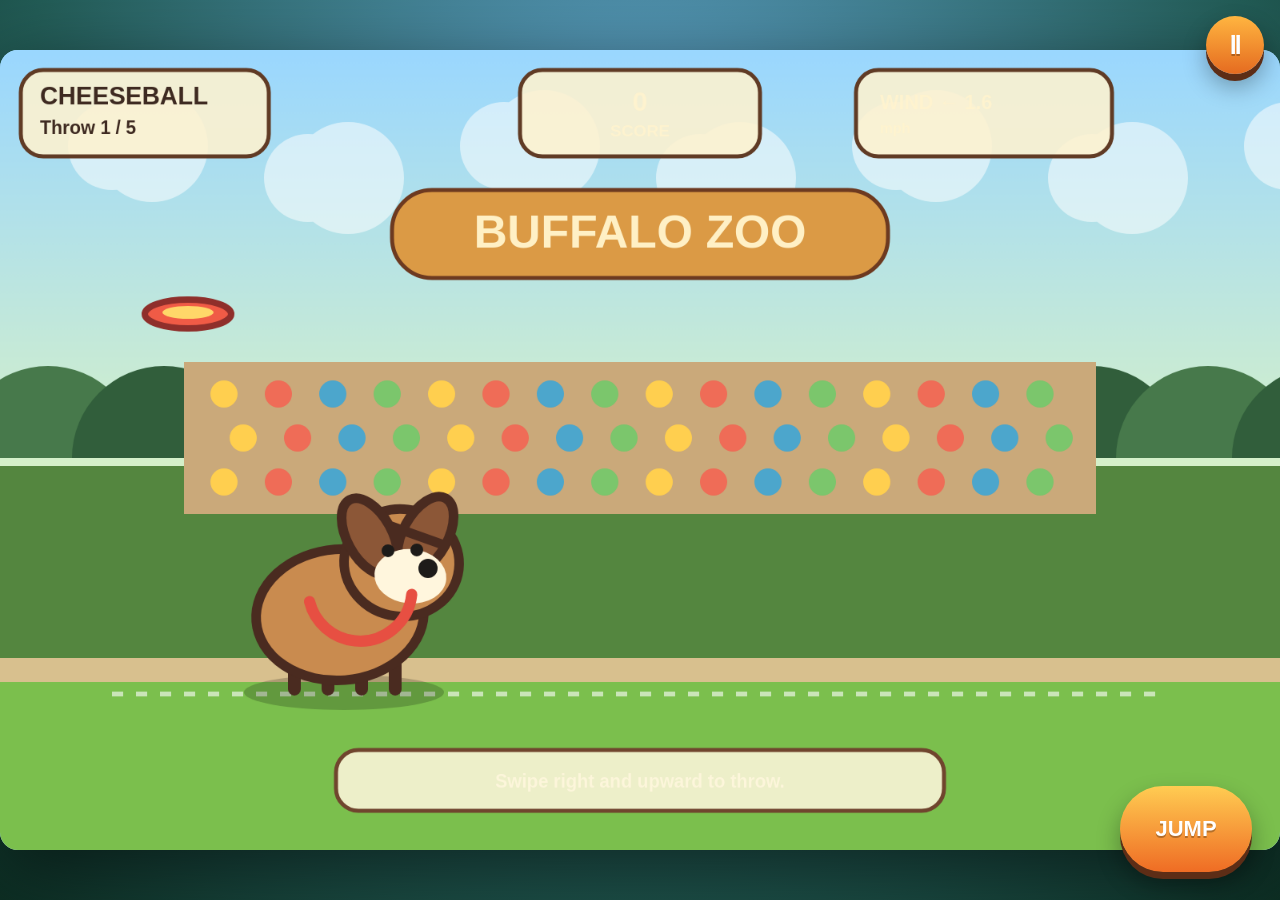
<file: index.html>
<!doctype html>
<html lang="en">
<head>
  <meta charset="utf-8">
  <meta name="viewport" content="width=device-width,initial-scale=1,viewport-fit=cover,user-scalable=no">
  <meta name="theme-color" content="#174f3b">
  <title>Puppy Show — Frisbee Catch</title>
  <link rel="manifest" href="manifest.webmanifest">
  <link rel="stylesheet" href="styles.css">
</head>
<body>
  <main id="app">
    <canvas id="game" width="1600" height="1000" aria-label="Puppy Show frisbee game"></canvas>
    <div id="rotate">Rotate your phone to landscape to play.</div>
    <button id="pause" aria-label="Pause">Ⅱ</button>
    <button id="jump">JUMP</button>
    <section id="results" hidden>
      <h1>Great Show!</h1><p id="resultText"></p><button id="again">Play Again</button>
    </section>
  </main>
  <script src="game.js"></script>
</body>
</html>
</file>
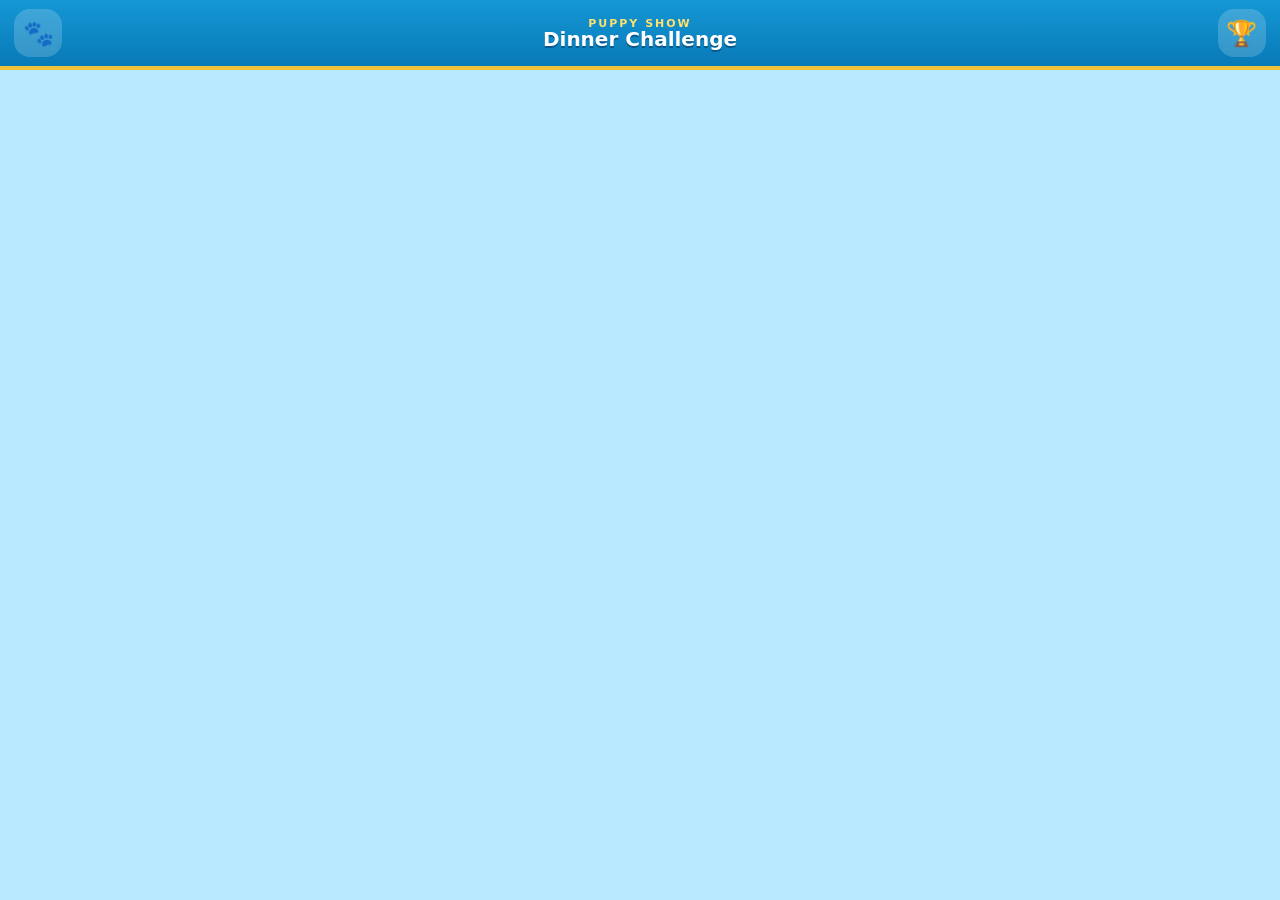
<file: dinner/index.html>
<!doctype html>
<html lang="en">
<head>
<meta charset="utf-8">
<meta name="viewport" content="width=device-width,initial-scale=1,maximum-scale=1,user-scalable=no,viewport-fit=cover">
<meta name="theme-color" content="#168dc8">
<meta name="apple-mobile-web-app-capable" content="yes">
<meta name="apple-mobile-web-app-status-bar-style" content="black-translucent">
<meta name="apple-mobile-web-app-title" content="Puppy Dinner">
<link rel="manifest" href="manifest.webmanifest">
<link rel="stylesheet" href="styles.css">
<link rel="stylesheet" href="fallback.css">
<title>Puppy Show Dinner Challenge</title>
</head>
<body>
<div id="app">
  <header class="topbar">
    <button class="nav-btn" id="homeBtn" aria-label="Dinner challenge">🐾</button>
    <div class="brand"><span>PUPPY SHOW</span><strong>Dinner Challenge</strong></div>
    <button class="nav-btn" id="weekBtn" aria-label="Weekly progress">🏆</button>
  </header>
  <main>
    <section id="homeScreen" class="screen active">
      <div class="arena">
        <img class="bg" src="assets/arena.webp" alt="">
        <div class="shade"></div>
        <div id="puppy" class="puppy idle" aria-hidden="true"></div>
        <div class="hero-card" id="preDinnerCard">
          <div class="ribbon">Tonight's Main Event</div>
          <h1>Ready for the<br><em>Dinner Show?</em></h1>
          <p>Cheeseball is ready to cheer!</p>
          <button id="startBtn" class="mega-btn"><span>⭐</span> START DINNER! <span>⭐</span></button>
        </div>
        <div class="timer-card hidden" id="timerCard">
          <div class="round-label" id="roundLabel">ROUND 1 • DINNER TIME</div>
          <div id="timer" class="timer">30:00</div>
          <div class="progress"><div id="progressFill"></div><i class="mark m1">🍽️</i><i class="mark m2">🥤</i><i class="mark m3">🏆</i></div>
          <div id="encouragement" class="encouragement">Great eating! Cheeseball is cheering for you!</div>
        </div>
      </div>
    </section>
    <section id="weekScreen" class="screen">
      <div class="week-wrap">
        <div class="week-title"><span>🏆</span><div><small>PUPPY SHOW</small><h1>Weekly Ribbon Race</h1></div></div>
        <div class="reward-card">
          <div class="icecream">🍦</div>
          <div class="reward-copy"><small>ICE CREAM REWARD</small><strong><span id="weekScore">0</span> / <span id="goalScore">500</span> points</strong><div class="goalbar"><b id="goalFill"></b></div><p id="goalMessage">Earn ribbons at dinner to fill the sundae meter!</p></div>
        </div>
        <div id="dayGrid" class="day-grid"></div>
        <div class="stats"><div><strong id="dinnersCount">0</strong><span>Dinners</span></div><div><strong id="bestScore">0</strong><span>Best Score</span></div><div><strong id="avgScore">0</strong><span>Average</span></div></div>
        <button id="settingsBtn" class="parent-link">Parent settings</button>
      </div>
    </section>
  </main>
</div>
<div id="modal" class="modal hidden" role="dialog" aria-modal="true"><div class="modal-card" id="modalCard"></div></div>
<div id="confetti" class="confetti"></div>
<script src="app.js"></script>
</body>
</html>
</file>
<file: styles.css>
*{box-sizing:border-box}html,body{margin:0;width:100%;height:100%;overflow:hidden;background:#0d2f24;font-family:ui-rounded,-apple-system,BlinkMacSystemFont,"Segoe UI",sans-serif;touch-action:none}#app{position:relative;width:100%;height:100%;display:grid;place-items:center;background:radial-gradient(circle at 50% 20%,#5da0c7 0,#225b55 65%,#0d2f24 100%)}canvas{display:block;width:min(100vw,160vh);height:auto;max-height:100vh;aspect-ratio:8/5;box-shadow:0 20px 70px #0008;border-radius:18px;background:#a9dcff}button{position:absolute;border:0;font:900 22px/1 ui-rounded,-apple-system,sans-serif;color:white;text-shadow:0 2px 0 #0004;box-shadow:0 7px 0 #5d2d16,0 12px 24px #0005;background:linear-gradient(#ffb540,#e56b20);border-radius:999px;user-select:none;-webkit-user-select:none}button:active{transform:translateY(4px);box-shadow:0 3px 0 #5d2d16,0 6px 14px #0004}#pause{top:max(16px,env(safe-area-inset-top));right:max(16px,env(safe-area-inset-right));width:58px;height:58px;font-size:25px}#jump{right:max(28px,env(safe-area-inset-right));bottom:max(28px,env(safe-area-inset-bottom));width:132px;height:86px;background:linear-gradient(#ffcc52,#ef6c24)}#results{position:absolute;inset:50% auto auto 50%;transform:translate(-50%,-50%);width:min(90vw,480px);padding:30px;text-align:center;color:#203b2f;background:#fff7dd;border:8px solid #f3bf4a;border-radius:28px;box-shadow:0 25px 80px #0008}#results h1{margin:0 0 10px;font-size:48px;color:#c84f25}#results button{position:static;padding:17px 28px;margin-top:12px}#rotate{display:none;position:fixed;inset:0;z-index:10;place-items:center;padding:30px;text-align:center;background:#103d30;color:white;font-weight:800;font-size:24px}@media(orientation:portrait) and (max-width:900px){#rotate{display:grid}}
</file>
<file: dinner/styles.css>
:root{--blue:#168dc8;--deep:#075b8c;--gold:#ffc83d;--cream:#fff8dd;--ink:#16334a;--green:#43ad63;--red:#f04b3f;--shadow:0 12px 30px rgba(0,0,0,.22)}*{box-sizing:border-box}html,body{margin:0;height:100%;font-family:system-ui,-apple-system,BlinkMacSystemFont,"Segoe UI",sans-serif;background:#b9e9ff;color:var(--ink);overscroll-behavior:none}body{padding-top:env(safe-area-inset-top);padding-bottom:env(safe-area-inset-bottom)}button{font:inherit}.topbar{height:70px;background:linear-gradient(#1597d5,#087ab7);display:flex;align-items:center;justify-content:space-between;padding:8px 14px;color:#fff;border-bottom:4px solid #f2c23a;position:relative;z-index:20}.brand{text-align:center;line-height:1}.brand span{display:block;font-size:11px;font-weight:900;letter-spacing:2px;color:#ffe16d}.brand strong{font-size:20px;text-shadow:0 2px #075b8c}.nav-btn{width:48px;height:48px;border:0;border-radius:16px;background:rgba(255,255,255,.18);font-size:25px;color:#fff}main{height:calc(100% - 70px)}.screen{display:none;height:100%}.screen.active{display:block}.arena{height:100%;position:relative;overflow:hidden;background:#6fc5ef}.arena .bg{position:absolute;width:100%;height:100%;object-fit:cover;inset:0}.shade{position:absolute;inset:0;background:linear-gradient(180deg,rgba(0,0,0,.02),rgba(0,0,0,.02) 55%,rgba(4,64,73,.18))}.hero-card,.timer-card{position:absolute;left:50%;transform:translateX(-50%);z-index:10;width:min(92%,620px);text-align:center}.hero-card{bottom:6%;background:rgba(255,248,221,.95);padding:20px 18px 18px;border-radius:28px;border:5px solid #fff;box-shadow:var(--shadow)}.ribbon{display:inline-block;background:#e43d44;color:#fff;font-size:12px;font-weight:900;letter-spacing:1.5px;padding:6px 16px;border-radius:20px;transform:rotate(-2deg)}.hero-card h1{font-size:clamp(32px,8vw,54px);line-height:.93;margin:10px 0 8px;text-transform:uppercase;color:#176fa4;text-shadow:0 2px #fff}.hero-card h1 em{font-style:normal;color:#ef4c3f}.hero-card p{font-weight:800;margin:0 0 14px}.mega-btn{width:100%;border:0;border-bottom:7px solid #a71f21;border-radius:22px;background:linear-gradient(#ff6657,#e83a36);color:#fff;font-weight:1000;font-size:clamp(22px,6vw,32px);padding:18px 10px;text-shadow:0 2px #a71f21;box-shadow:0 6px 0 #fff,0 12px 18px rgba(0,0,0,.2);animation:pulse 1.6s infinite}.timer-card{top:4%;background:rgba(255,255,255,.94);border:4px solid #fff;border-radius:26px;padding:12px 18px 18px;box-shadow:var(--shadow)}.round-label{font-size:12px;color:#1176af;font-weight:1000;letter-spacing:1.4px}.timer{font-size:clamp(54px,14vw,88px);font-weight:1000;line-height:1;color:#153e5a;font-variant-numeric:tabular-nums}.progress{position:relative;height:18px;border-radius:12px;background:#d6e9ef;margin:16px 16px 9px}.progress #progressFill{height:100%;width:0;border-radius:12px;background:linear-gradient(90deg,#55be68,#ffc83d)}.mark{position:absolute;top:50%;transform:translate(-50%,-50%);font-style:normal;background:#fff;width:34px;height:34px;border-radius:50%;display:grid;place-items:center;box-shadow:0 2px 5px rgba(0,0,0,.2)}.m1{left:33.33%}.m2{left:66.66%}.m3{left:100%}.encouragement{font-weight:850;font-size:15px;color:#346177}.puppy{position:absolute;z-index:7;bottom:7%;left:9%;width:min(38vw,270px);aspect-ratio:1.5;background:url('assets/cheeseball_idle.webp') 0 0/800% 100% no-repeat;filter:drop-shadow(0 10px 8px rgba(0,0,0,.3));animation:puppyIdle .96s steps(8) infinite}.puppy.celebrate,.mini-dog{background-image:url('assets/cheeseball_celebrate.webp');background-size:1000% 100%;animation:puppyCelebrate 1s steps(10) infinite}.week-wrap{min-height:100%;padding:22px 18px 36px;background:linear-gradient(#dff5ff,#fff6d4);overflow:auto}.week-title{display:flex;gap:12px;align-items:center;max-width:760px;margin:auto}.week-title>span{font-size:48px}.week-title small{font-weight:1000;color:#1586bf;letter-spacing:2px}.week-title h1{margin:0;font-size:30px;color:#173e59}.reward-card{max-width:760px;margin:18px auto;background:#fff;border-radius:26px;padding:18px;display:flex;gap:15px;align-items:center;border:4px solid #ffd45d;box-shadow:var(--shadow)}.icecream{font-size:62px}.reward-copy{flex:1}.reward-copy small{font-weight:1000;color:#db3e48}.reward-copy strong{display:block;font-size:22px}.goalbar{height:18px;background:#e6edf1;border-radius:20px;overflow:hidden;margin-top:8px}.goalbar b{display:block;height:100%;width:0;background:linear-gradient(90deg,#ef4b45,#ffc93d)}.day-grid{max-width:760px;margin:16px auto;display:grid;grid-template-columns:repeat(7,1fr);gap:7px}.day{background:#fff;border-radius:18px;padding:10px 3px;text-align:center;min-height:100px;border:2px solid #d9eef5}.day.today{border-color:#168dc8}.day .dow{font-size:11px;font-weight:1000;color:#6b8493}.day .medal{font-size:30px;margin:6px 0}.day .pts{font-size:18px;font-weight:1000}.day .date{font-size:10px;color:#76909f}.stats{max-width:760px;margin:18px auto;display:grid;grid-template-columns:repeat(3,1fr);gap:10px}.stats div{background:#0d7eb7;color:#fff;border-radius:18px;padding:14px;text-align:center}.stats strong{display:block;font-size:28px}.stats span{font-size:11px;font-weight:800}.parent-link{display:block;margin:20px auto;border:0;background:none;color:#527080;text-decoration:underline;font-weight:800}.modal{position:fixed;z-index:50;inset:0;background:rgba(4,33,51,.72);display:grid;place-items:center;padding:18px}.modal.hidden,.hidden{display:none!important}.modal-card{width:min(94vw,620px);max-height:90vh;overflow:auto;background:linear-gradient(#fffdf0,#fff5ce);border:5px solid #fff;border-radius:30px;box-shadow:0 18px 50px rgba(0,0,0,.38);padding:20px;text-align:center}.modal-card h2{font-size:clamp(30px,8vw,48px);line-height:1;margin:5px 0;color:#1379b0}.modal-card p{font-weight:750}.game-stage{height:290px;position:relative;margin:12px 0;background:linear-gradient(#bfeaff,#78c95d 55%);border-radius:24px;overflow:hidden;border:4px solid #fff}.bowl{position:absolute;left:50%;bottom:20px;transform:translateX(-50%);width:230px;height:90px;background:linear-gradient(#ef554b,#bb282d);border-radius:20px 20px 90px 90px;border:7px solid #8e1f24}.bowl:before{content:'CHEESEBALL';position:absolute;inset:24px 0 auto;color:#ffe66c;font-size:14px;font-weight:1000}.kibble{position:absolute;width:34px;height:28px;border-radius:50%;background:#a35b2d;border:4px solid #74391e;transition:.2s;z-index:3}.kibble.eaten{transform:scale(0) rotate(180deg);opacity:0}.cup{position:absolute;left:50%;bottom:25px;transform:translateX(-50%);width:155px;height:210px;border:9px solid #f5fbff;border-top-width:12px;border-radius:16px 16px 38px 38px;background:rgba(255,255,255,.38);overflow:hidden}.water{position:absolute;left:0;right:0;bottom:0;height:84%;background:linear-gradient(#55cafa,#198fc9);transition:.25s}.cup-lines{position:absolute;inset:0;display:flex;flex-direction:column;justify-content:space-evenly;pointer-events:none}.cup-lines i{height:2px;background:rgba(255,255,255,.45)}.tap-hint{position:absolute;top:12px;left:0;right:0;font-weight:1000;color:#174f70}.action-btn{border:0;border-bottom:6px solid #0b6590;border-radius:18px;background:#1596d1;color:#fff;padding:14px 24px;font-weight:1000;font-size:20px}.score-grid{display:grid;gap:10px;text-align:left;margin:14px 0}.score-toggle{border:3px solid #cfe5ec;background:#fff;border-radius:18px;padding:15px;display:flex;align-items:center;gap:12px;font-weight:900;font-size:17px;color:#244b61}.score-toggle .check{width:35px;height:35px;border:3px solid #b7cbd5;border-radius:11px;display:grid;place-items:center}.score-toggle.on{background:#e8fae9;border-color:#4daf63}.score-toggle.on .check{background:#4daf63;color:#fff;border-color:#4daf63}.score-total{font-size:58px;font-weight:1000;color:#e5473d}.score-total small{font-size:20px}.confetti{position:fixed;inset:0;pointer-events:none;z-index:70;overflow:hidden}.confetti i{position:absolute;top:-20px;font-style:normal;font-size:20px;animation:fall 1.8s linear forwards}.settings label{display:block;text-align:left;font-weight:900;margin:12px 0 5px}.settings input{width:100%;padding:13px;border:2px solid #c7dce4;border-radius:12px;font-size:18px}.danger{margin-top:16px;background:#fbe3e3;color:#a72626;border:2px solid #e6aaaa}.mini-dog{width:180px;height:120px;margin:-2px auto 0;background-repeat:no-repeat}@keyframes pulse{50%{transform:scale(1.025)}}@keyframes puppyIdle{to{background-position:100% 0}}@keyframes puppyCelebrate{to{background-position:100% 0}}@keyframes fall{to{transform:translateY(110vh) rotate(720deg)}}@media(max-width:600px){.day-grid{grid-template-columns:repeat(4,1fr)}.arena{min-height:560px}.puppy{bottom:4%;left:2%}.hero-card{bottom:4%}.timer-card{top:3%}}@media(orientation:landscape) and (max-height:600px){.topbar{height:56px}.brand strong{font-size:16px}.nav-btn{height:40px;width:40px}.hero-card{width:48%;left:auto;right:3%;transform:none;bottom:4%;padding:12px}.hero-card h1{font-size:30px}.mega-btn{font-size:20px;padding:12px}.puppy{width:25vw}.timer-card{width:44%;left:auto;right:3%;transform:none}.timer{font-size:54px}main{height:calc(100% - 56px)}}
</file>
<file: dinner/fallback.css>
.puppy,.puppy.celebrate,.mini-dog{background:none!important;animation:none!important;display:grid;place-items:center}.puppy:before,.mini-dog:before{content:'🐶';display:block;font-size:clamp(74px,18vw,150px);filter:drop-shadow(0 10px 8px rgba(0,0,0,.28));animation:dogBounce 1.2s ease-in-out infinite}.mini-dog:before{font-size:100px}.puppy.celebrate:before,.mini-dog:before{content:'🐶';animation:dogCelebrate .55s ease-in-out infinite alternate}@keyframes dogBounce{50%{transform:translateY(-8px) rotate(-2deg)}}@keyframes dogCelebrate{to{transform:translateY(-12px) rotate(7deg) scale(1.08)}}
</file>
